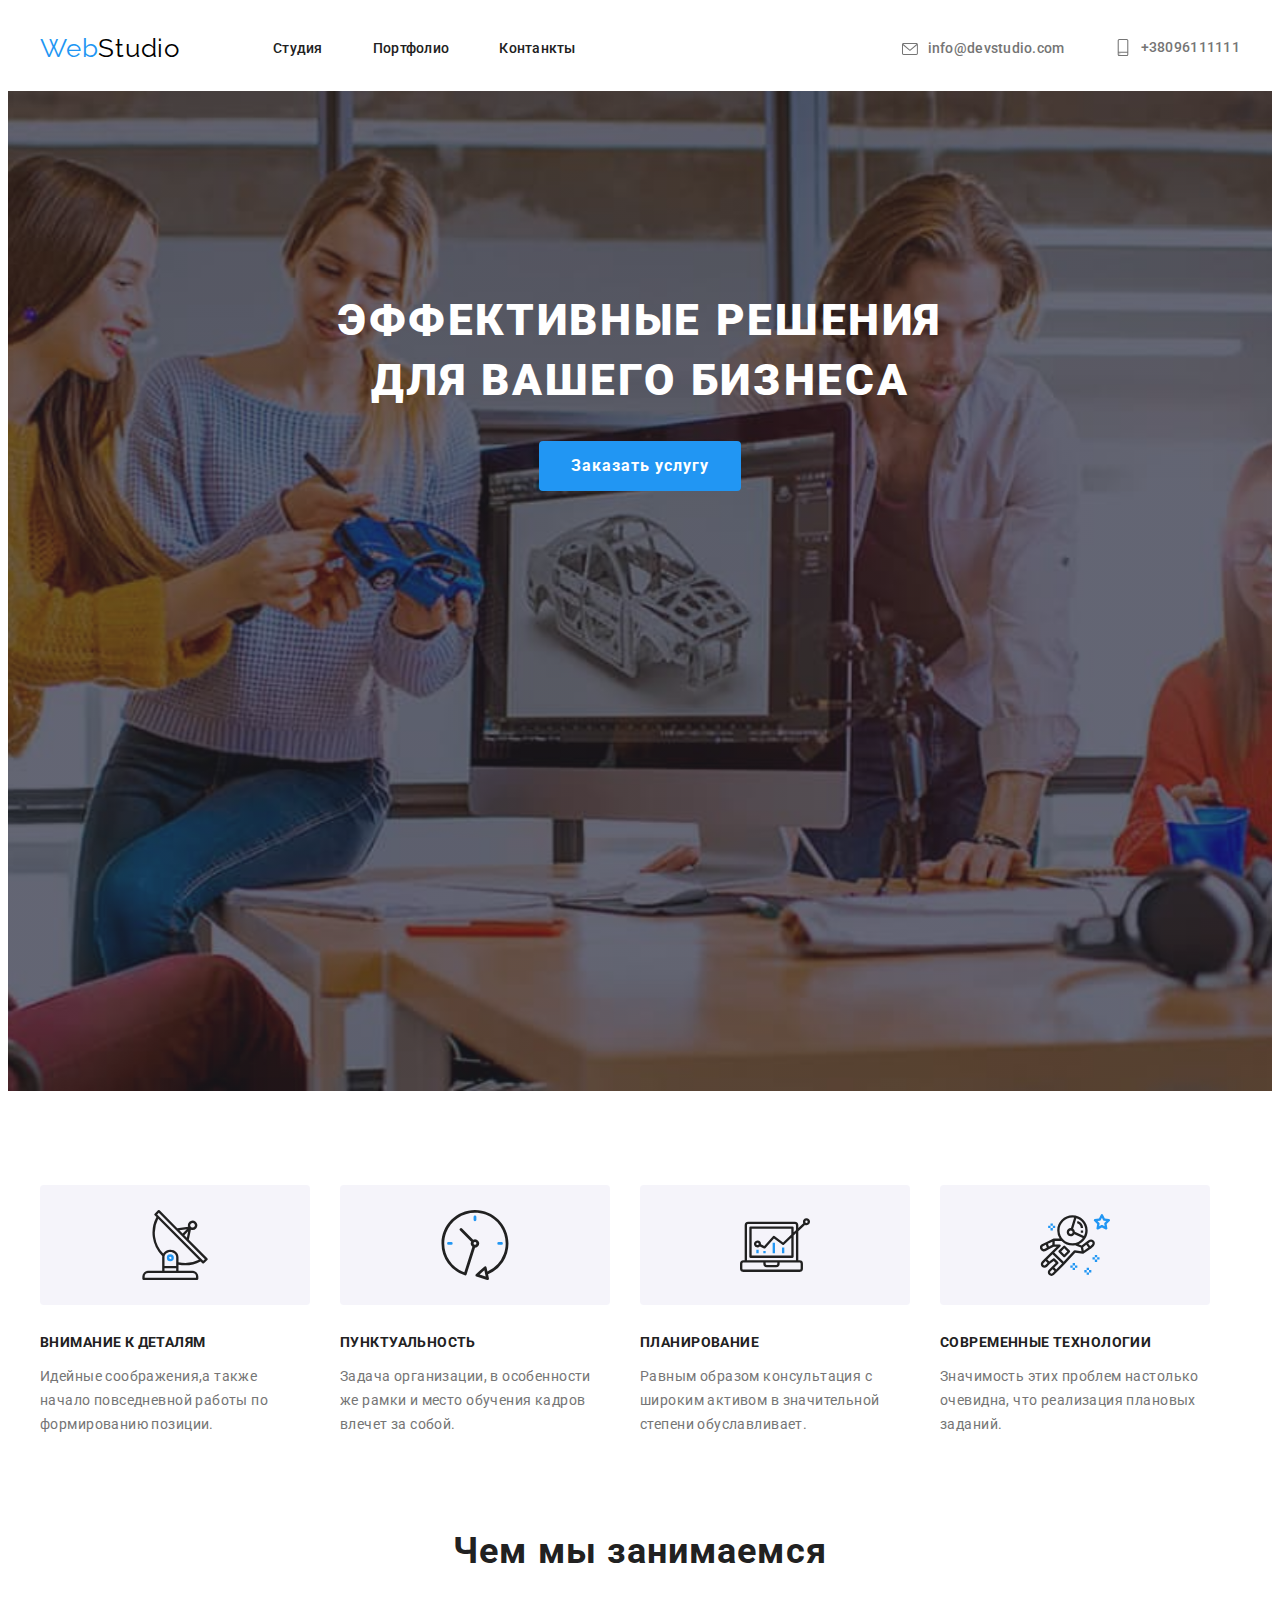
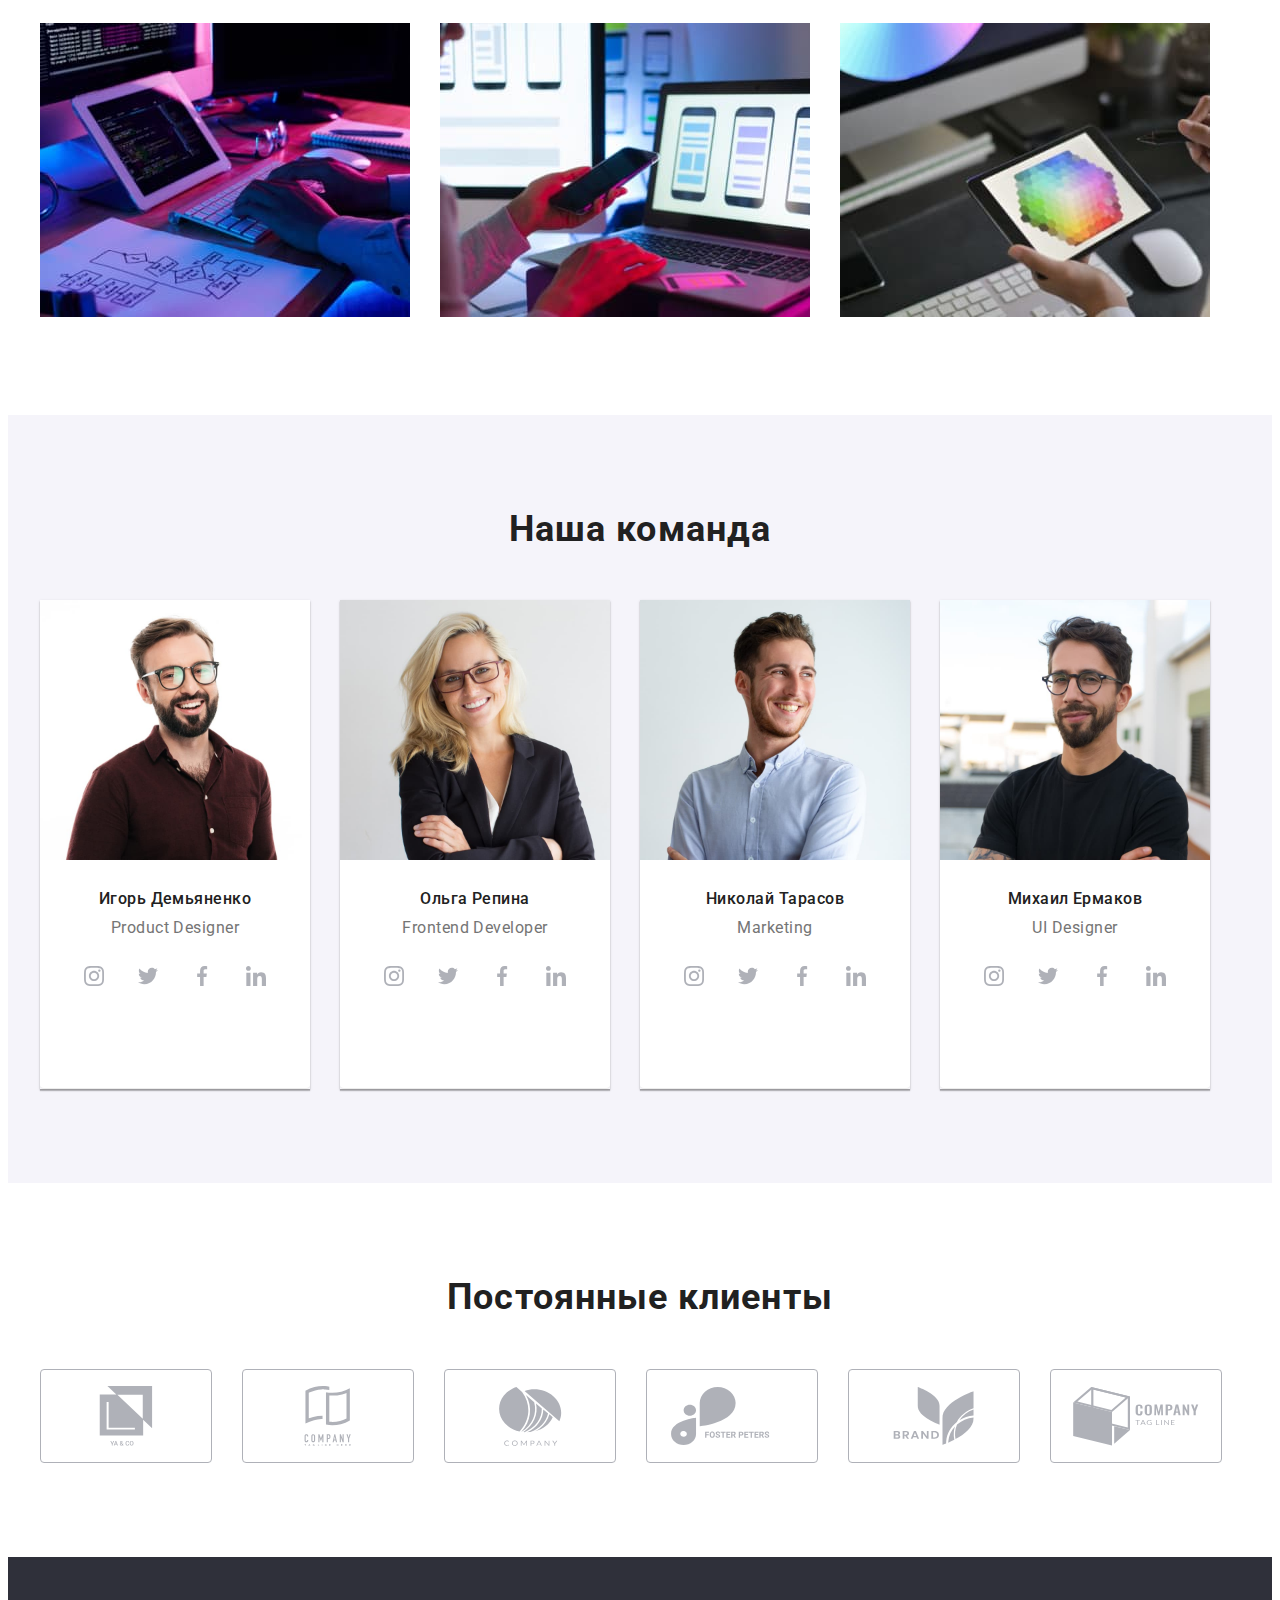
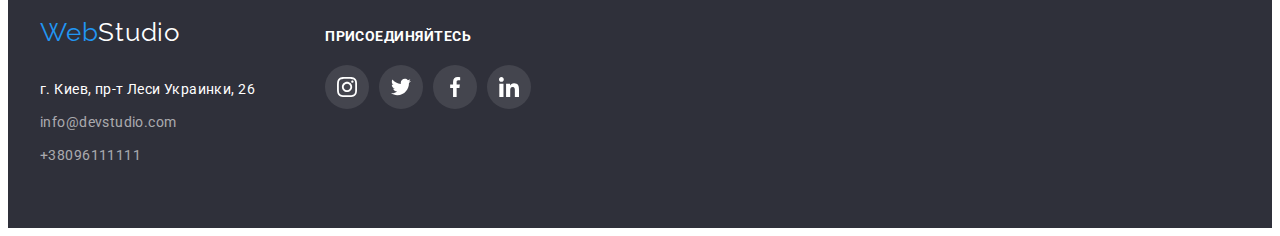
<file: index.html>
<!DOCTYPE html>
    <html lang="ru">
    <head>
    <meta charset="UTF-8">
    <meta http-equiv="X-UA-Compatible" content="IE=edge">
    <meta name="viewport" content="width=device-width, initial-scale=1.0">
    <title>Document</title>
    
    <link href="https://fonts.googleapis.com/css2?family=Raleway:wght@700&family=Roboto:wght@400;500;700;900&display=swap"
    rel="stylesheet">

     <link rel="stylesheet" href="https://cdnjs.cloudflare.com/ajax/libs/modern-normalize/1.1.0/modern-normalize.min.css"
            integrity="sha512-wpPYUAdjBVSE4KJnH1VR1HeZfpl1ub8YT/NKx4PuQ5NmX2tKuGu6U/JRp5y+Y8XG2tV+wKQpNHVUX03MfMFn9Q=="
            crossorigin="anonymous" referrerpolicy="no-referrer" />


     <link rel="stylesheet" href="./css/styles.css">

   
     </head>

     <body>


     

                                                                <!-- Nav_General_Header -->



        <header>

        <div class="container header-container ">
        
        <nav class="nav">


        <a class="full-logo-heder" href="./index.html"><div class="logo-web">Web</div>
        <div class="logo-studio">Studio</div></a>
    
        <ul class="site-nav list">


        <li class="item"><a href="./index.html" class="link">Студия</a></li>
        <li class="item"><a href="./portfolio.html"class="link">Портфолио</a></li>
        <li class="item"><a href="Contacts"class="link">Контанкты</a></li>

        </ul>

        </nav>

        

        <ul class="auth-nav list">

        <li class="item"><a href="mailto:info@devstudio.com" class="link"> <svg class="item-icon"> 
            <use href="./images/symbol-defs2.svg#icon-envelope"></use></svg> info@devstudio.com</a></li>


        <li class="item"><a href="tel:+380961111111" class="link"> <svg class="item-icon2">
            <use href="./images/symbol-defs2.svg#icon-smartphone"></use>
        </svg> +38096111111</a></li>
        
        </ul>

        </div>

        </header>
    
        <main>





                                                                      <!-- Hero  -->






        <section class="section hero overlay">

        <h1 class="hero-title">Эффективные решения <br> для вашего бизнеса </br></h1>

        <button class="hero-button"  type="button" value="Заказать услугу">Заказать услугу</button>

        </section>

    
        


                                                                    <!-- section_about -->



        
        <section class="section">

        <div class="container"> 



            <ul class="about list">

            <li class="items icon-antenna"> 
                <div class="back-list"><svg class="icon-about">
                    <use href="./images/symbol-defs2.svg#icon-antenna"></use>
                </svg></div>
            <h3 class="section-title-about">Внимание к деталям</h3> 
            <p class="about-style">Идейные соображения,а также начало повседневной работы по формированию позиции.</p></li>

            <li class="items icon-clock"><div class="back-list"><svg class="icon-about">
                <use href="./images/symbol-defs2.svg#icon-clock"></use>
            </svg></div><h3 class="section-title-about">Пунктуальность</h3> 
            <p class="about-style">Задача организации, в особенности же рамки и место обучения кадров влечет за собой.</p></li>

            <li class="items icon-diagram"><div class="back-list"><svg class="icon-about">
                <use href="./images/symbol-defs2.svg#icon-diagram"></use>
            </svg></div><h3 class="section-title-about">Планирование</h3>
            <p class="about-style">Равным образом консультация с широким активом в значительной степени обуславливает.</p></li>

            <li class="items icon-astronaut"><div class="back-list"><svg class="icon-about">
                <use href="./images/symbol-defs2.svg#icon-astronaut"></use>
            </svg></div><h3 class="section-title-about"> Современные технологии</h3>
            <p class="about-style">Значимость этих проблем настолько очевидна, что реализация плановых заданий.</p> </li>

        </ul>
        
        </div>
        
        </section>
     




                                                            <!-- section_what_we_do -->





        
        <section class="section whatwedo">
        
        <div class="container">

        <h2 class="section-title-block">Чем мы занимаемся</h2>

        <ul class="list what-we-do">

            <li class="what-we"><a href="Web-sites"> <img src="./images/box1.jpg" width="370" alt="людина переносить з макету на папері у пк у вебформат html" /> </a></li>
            <li class="what-we"><a href="mobileapplications"> <img src="./images/box2.jpg" width="370" alt="людина розробляє мобильну версію сайту на телефоні і пк" /></a></li>
            <li class="what-we"><a href="desigens"> <img src="./images/box3.jpg" width="370" alt="людина виберає колір для майбутьного сайту дизайн" /> </a></li>

        </ul>

        </div>

        </section>

    


                                                             <!-- Our_Team -->


       


        <section class="section our-team">

        <div class="container">

        <h2 class="section-title-block" >Наша команда</h2>

        <ul class="img list">
           
        <li class="full-card-team"><img class="imgs-team" src="./images/img1.jpg" width="270" alt="член команди мужик"/>
        <div class="team-cards"><h3 class="team-title">Игорь Демьяненко</h3> 
        <p class="section-subscribe" lang="en">Product Designer </p> 



        
            
               
        <ul class="add-list-team list">
                    
        <li class="list-item-team">
        <a href="" class="box-item-team">
        <svg class="icon-team">
        <use href="./images/symbol-defs2.svg#icon-instagram"></use>
        </svg> 
        </a>
        </li>
            
            
        <li class="list-item-team">
        <a href="" class="box-item-team">
        <svg class="icon-team">
        <use href="./images/symbol-defs2.svg#icon-twitter"></use>
        </svg> 
        </a>
        </li>
            
            
        <li class="list-item-team">
        <a href="" class="box-item-team">
        <svg class="icon-team">
        <use href="./images/symbol-defs2.svg#icon-facebook"></use>
        </svg>
        </a>
        </li>
        
        <li class="list-item-team">
        <a href="" class="box-item-team">
        <svg class="icon-team">
        <use href="./images/symbol-defs2.svg#icon-linkedin"></use>
        </svg>
        </a>
        </li>
        </ul>
            
        </div>

        
        
        </li>

        <li class="full-card-team"><img class="imgs-team" src="./images/img-2.jpg" width="270" alt="член команди баба" /> 
        <div class="team-cards"><h3 class="team-title">Ольга Репина</h3>
        <p class="section-subscribe" lang="en">Frontend Developer</p> 


        
        
        <ul class="add-list-team list">
        
        <li class="list-item-team">
        <a href="" class="box-item-team">
        <svg class="icon-team">
        <use href="./images/symbol-defs2.svg#icon-instagram"></use>
        </svg>
        </a>
        </li>
        
        
        <li class="list-item-team">
        <a href="" class="box-item-team">
        <svg class="icon-team">
        <use href="./images/symbol-defs2.svg#icon-twitter"></use>
        </svg>
        </a>
        </li>
        
        
        <li class="list-item-team">
        <a href="" class="box-item-team">
        <svg class="icon-team">
        <use href="./images/symbol-defs2.svg#icon-facebook"></use>
        </svg>
        </a>
        </li>

        <li class="list-item-team">
        <a href="" class="box-item-team">
        <svg class="icon-team">
        <use href="./images/symbol-defs2.svg#icon-linkedin"></use>
        </svg>
        </a>
        </li>
        </ul>
        
        
        </div>
        </li>      

        <li class="full-card-team"><img class="imgs-team" src="./images/img-3.jpg" width="270" alt="член команди мужик" /> 
        <div class="team-cards"><h3 class="team-title">Николай Тарасов</h3> 
        <p class="section-subscribe" lang="en">Marketing</p> 
        
        
           
        
        
            <ul class="add-list-team list">
        
            <li class="list-item-team">
            <a href="" class="box-item-team">
            <svg class="icon-team">
            <use href="./images/symbol-defs2.svg#icon-instagram"></use>
            </svg>
            </a>
            </li>
        
        
            <li class="list-item-team">
            <a href="" class="box-item-team">
            <svg class="icon-team">
            <use href="./images/symbol-defs2.svg#icon-twitter"></use>
            </svg>
            </a>
            </li>
        
        
            <li class="list-item-team">
            <a href="" class="box-item-team">
            <svg class="icon-team">
            <use href="./images/symbol-defs2.svg#icon-facebook"></use>
            </svg>
            </a>
            </li>
            <li class="list-item-team">
            <a href="" class="box-item-team">
            <svg class="icon-team">
            <use href="./images/symbol-defs2.svg#icon-linkedin"></use>
            </svg>
            </a>
            </li>
            </ul>
        
            
            </div> 
            </li>   

            <li class="full-card-team"><img class="imgs-team" src="./images/img-4.jpg" width="270" alt="член команди мужик" /> 
            <div class="team-cards"><h3 class="team-title">Михаил Ермаков</h3> 
            <p class="section-subscribe" lang="en">UI Designer</p>

            
        
        
            <ul class="add-list-team list">
        
                <li class="list-item-team">
                <a href="" class="box-item-team">
                <svg class="icon-team">
                <use href="./images/symbol-defs2.svg#icon-instagram"></use>
                </svg>
                </a>
                </li>
        
        
                <li class="list-item-team">
                <a href="" class="box-item-team">
                <svg class="icon-team">
                <use href="./images/symbol-defs2.svg#icon-twitter"></use>
                </svg>
                </a>
                </li>
        
        
                <li class="list-item-team">
                <a href="" class="box-item-team">
                <svg class="icon-team">
                <use href="./images/symbol-defs2.svg#icon-facebook"></use>
                </svg>
                </a>
                </li>

                <li class="list-item-team">
                <a href="" class="box-item-team">
                <svg class="icon-team">
                <use href="./images/symbol-defs2.svg#icon-linkedin"></use>
                </svg>
                </a>
                </li>
                </ul>
        
                
                </div>
                </li>
        
                </ul>

                </div>

                </section>





                                                                  <!-- Our_clients -->





        <section class="section our-clients">

        <div class="container">

        <h2 class="section-title-block">Постоянные клиенты</h2>

            <ul class="clients list">

                

             <li class="items-clients"><a href="" class="clients-link"> 
                <svg class="clients-pic"> <use href="./images/symbol-defs2.svg#icon-group"></use> 
                </svg>
             </a></li>

                
                
                

            <li class="items-clients"><a href="" class="clients-link"> 
                <svg class="clients-pic"> <use href="./images/symbol-defs2.svg#icon-group-2"></use> 
                </svg>
            </a></li>

                
                
                

            <li class="items-clients"><a href="" class="clients-link"> 
                <svg class="clients-pic"> <use href="./images/symbol-defs2.svg#icon-group-3"></use> 
                </svg>
            </a></li>

               

                

            <li class="items-clients"><a href="" class="clients-link"> 
                <svg class="clients-pic"> <use href="./images/symbol-defs2.svg#icon-group-4"></use> 
                </svg>
            </a></li>

                

                

            <li class="items-clients"><a href="" class="clients-link"> 
                <svg class="clients-pic"> <use href="./images/symbol-defs2.svg#icon-group-5"></use> 
                </svg>
            </a></li>

                

                
            
            <li class="items-clients"><a href="" class="clients-link"> 
                <svg class="clients-pic"> <use href="./images/symbol-defs2.svg#icon-group-6"></use> 
                </svg>
            </a></li>
                
                

            </ul>

        </section>

        </main>

        </div>



    
                                                                  <!-- footer  -->







        <footer class="footer">

        <div class="footer-container">
            
        <div class="footer-first-part">

        <a class="full-logo-footer" href="./index.html"><span class="logo-web">Web</span><span
        class="logo-studio-footer">Studio</span></a>
                
        <address class="address">

        <ul class="footer-nav list">

            <li class="footer-links"><a href="https://goo.gl/maps/Q7D6K2XyAyDVqcr17" class="footer-adress link" rel="noopener noreferrer"
                target="_blank" >г. Киев, пр-т Леси Украинки, 26</a></li>

            <li class="footer-links"><a href="mailto:info@devstudio.com" class="footer-link link">info@devstudio.com</a></li>

            <li class="footer-links"><a href="tel:+380961111111" class="footer-link link">+38096111111</a></li>

        </ul>

        </address>

        </div>
            

        <div class="add">

            <h3 class="add-title">присоединяйтесь</h3>
            <ul class="add-list list">
            <li class="list-item">
            <a href="" class="box-item">
            <svg class="icon">
            <use href="./images/symbol-defs2.svg#icon-instagram"></use>
            </svg>

            </a>

            </li>


            <li class="list-item">
            <a href="" class="box-item">
            <svg class="icon">
            <use href="./images/symbol-defs2.svg#icon-twitter"></use>
            </svg>

            </a>

            </li>


            <li class="list-item">
            <a href="" class="box-item">
            <svg class="icon">
            <use href="./images/symbol-defs2.svg#icon-facebook"></use>
            </svg>
            </a>
            </li>
            <li class="list-item">
            <a href="" class="box-item">
            <svg class="icon">
            <use href="./images/symbol-defs2.svg#icon-linkedin"></use>
            </svg>

            </a>

            </li>

            </ul>

            </div>



        </footer>

        </body>

        </div>

        </html>
</file>
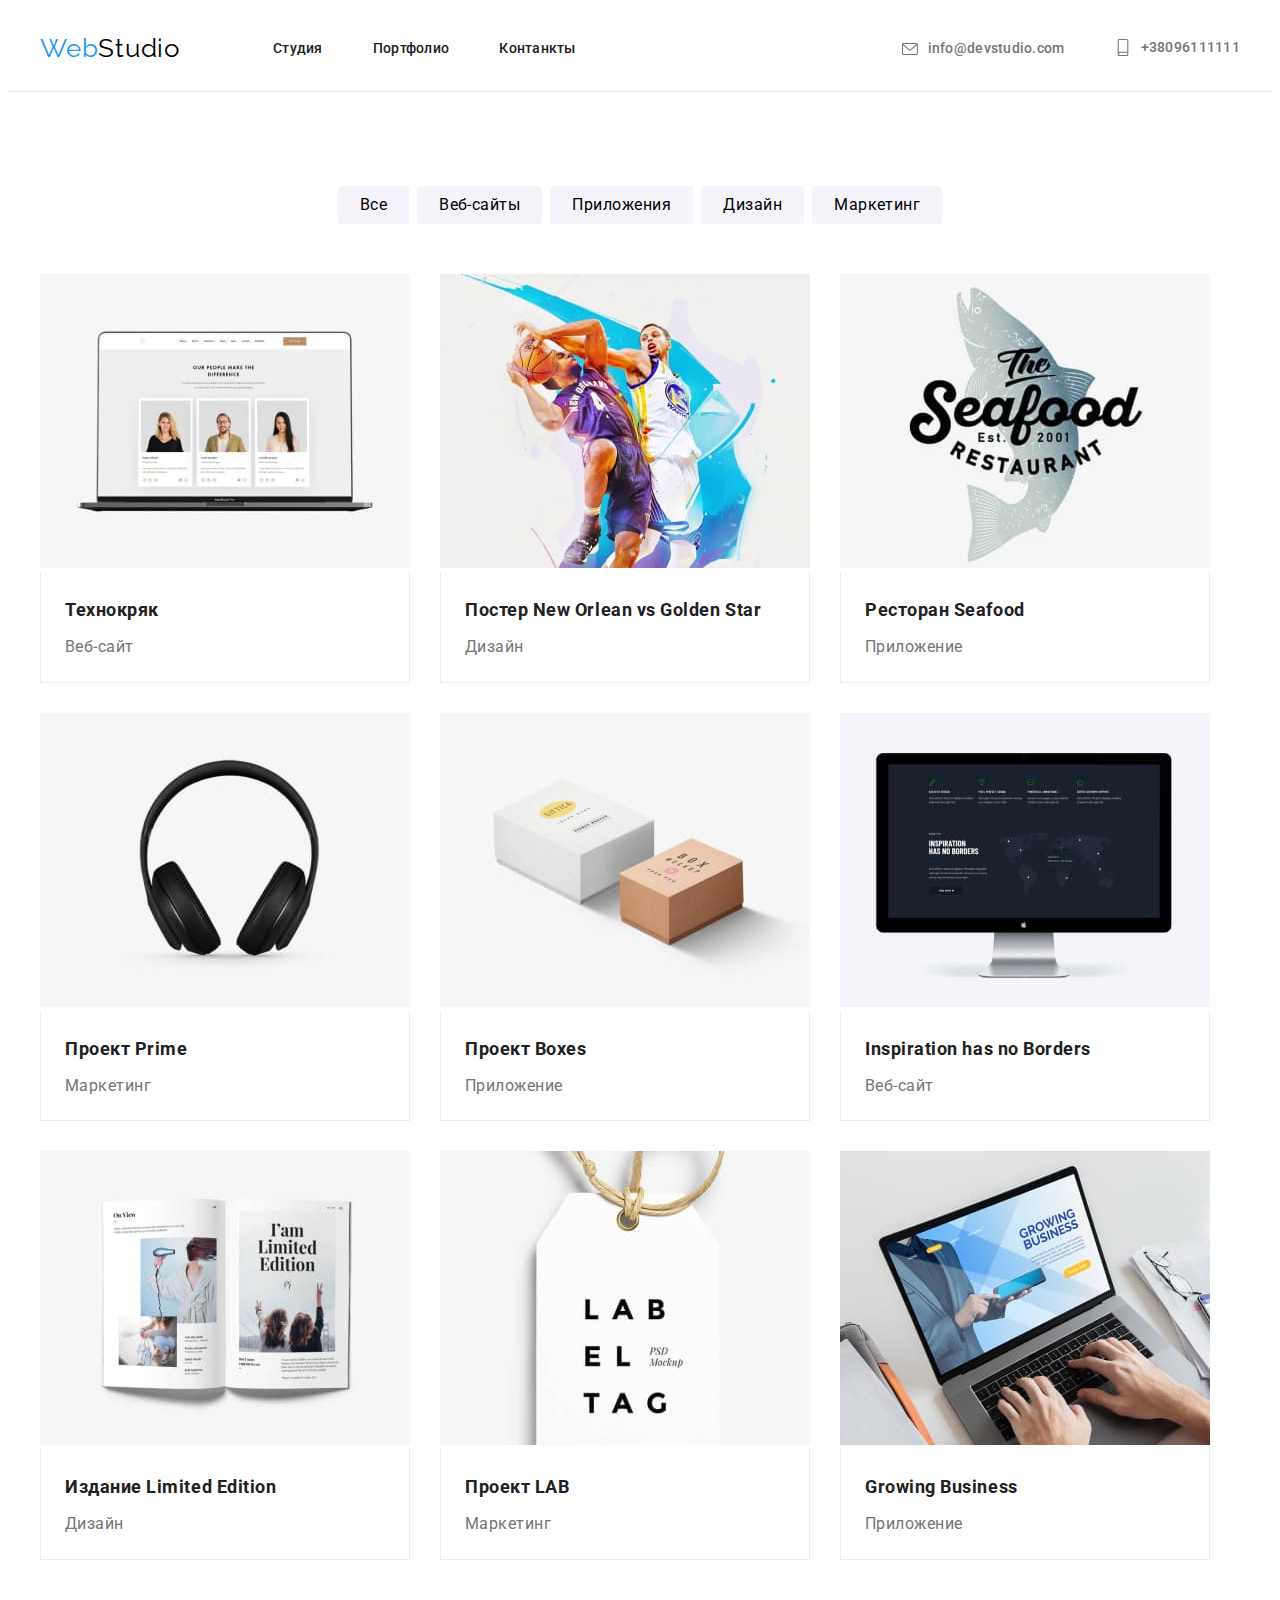
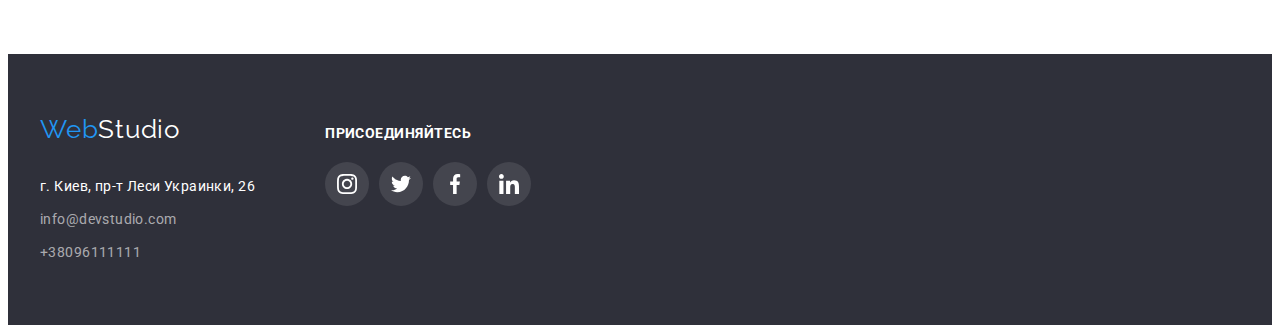
<file: portfolio.html>
<!DOCTYPE html>
<html lang="ru">
<head>
    <meta charset="UTF-8">
    <meta http-equiv="X-UA-Compatible" content="IE=edge">
    <meta name="viewport" content="width=device-width, initial-scale=1.0">
    <title>Document</title>

    <link href="https://fonts.googleapis.com/css2?family=Raleway:wght@700&family=Roboto:wght@400;500;700;900&display=swap"
    rel="stylesheet">

       <link rel="stylesheet" href="https://cdnjs.cloudflare.com/ajax/libs/modern-normalize/1.1.0/modern-normalize.min.css"
            integrity="sha512-wpPYUAdjBVSE4KJnH1VR1HeZfpl1ub8YT/NKx4PuQ5NmX2tKuGu6U/JRp5y+Y8XG2tV+wKQpNHVUX03MfMFn9Q=="
            crossorigin="anonymous" referrerpolicy="no-referrer" />

       <!-- <link href="https://cdnjs.cloudflare.com/ajax/libs/modern-normalize/1.1.0/modern-normalize.min.css" /> -->

       <link rel="stylesheet" href="./css/styles.css">
    
 

       </head>
     
       <body>

        <header class="border-up">
    
        <div class="container header-container ">
    
        <nav class="nav">
    
    
        <a class="full-logo-heder" href="./index.html"><div class="logo-web">Web</div><div class="logo-studio">Studio</div>
        </a>
    
        <ul class="site-nav list">
    
    
        <li class="item"><a href="./index.html" class="link">Студия</a></li>
        <li class="item"><a href="./portfolio.html" class="link">Портфолио</a></li>
        <li class="item"><a href="Contacts" class="link">Контанкты</a></li>
    
        </ul>
    
        </nav>
    
    
        <div class="contacts">
    
        <ul class="auth-nav list">
      
         <li class="item"><a href="mailto:info@devstudio.com" class="link"> <svg class="item-icon">
                  <use href="./images/symbol-defs2.svg#icon-envelope"></use>
               </svg> info@devstudio.com</a></li>
      
      
         <li class="item"><a href="tel:+380961111111" class="link"> <svg class="item-icon2">
                  <use href="./images/symbol-defs2.svg#icon-smartphone"></use>
               </svg> +38096111111</a></li>
      
       </ul>
    
        </div>
    
        </div>
    
        </header>
    
        <main>


                                            <!-- Buttons_for_flters_on_site -->

        
    
          <section class="filter-buttons">

            
            <div class="container">

          <ul class="list but">

            <li class="buttons"><button type="button" value="Все">Все</button></li>
            <li class="buttons"><button type="button" value="Веб-сайты">Веб-сайты</button></li>
            <li class="buttons"><button type="button" value="Приложения">Приложения</button></li>
            <li class="buttons"><button type="button" value="Дизайн">Дизайн</button></li>
            <li class="buttons"><button type="button" value="Маркетинг">Маркетинг</button></li>

          </ul>
        
    
                                             <!-- sections_of_our_projects_img-->
        
       
          <ul class="list pictures">
            
            <li class="pictur"><a href="Технокряк" class="imgs"> <img src="./images/1.jpg" width="370" alt="ноутбук з відкритим сайтом" />
            <div class="portfolio-pic"><h3 class="section-titles-portfolio">Технокряк</h3><p class="subscribing-text">Веб-сайт</p>
            </div></a></li>

            <li class="pictur"> <a href="Постер_New_Orlean_vs_Golden_Star" class="imgs"> <img  src="./images/2.jpg" width="370" alt="два баскетболіста у стрибку з мьячем" />
            <div class="portfolio-pic"><h3 class="section-titles-portfolio">Постер New Orlean vs Golden Star</h3><p class="subscribing-text">Дизайн</p>
            </div></a></li>

            <li class="pictur"> <a href="Ресторан_Seafood" class="imgs"> <img  src="./images/3.jpg" width="370" alt="логотип" />
            <div class="portfolio-pic"><h3 class="section-titles-portfolio">Ресторан Seafood</h3><p class="subscribing-text">Приложение</p>
            </div></a></li>

            <li class="pictur"> <a href="Проект_Prime" class="imgs"> <img  src="./images/4.jpg" width="370" alt="навушники" />
            <div class="portfolio-pic"><h3 class="section-titles-portfolio">Проект Prime</h3><p class="subscribing-text">Маркетинг</p>
            </div></a></li>

            <li class="pictur"> <a href="Проект_Boxes" class="imgs"> <img  src="./images/5.jpg" width="370" alt="дві коробочки" />
            <div class="portfolio-pic"><h3 class="section-titles-portfolio">Проект Boxes</h3><p class="subscribing-text">Приложение</p>
            </div></a></li>

            <li class="pictur"> <a href="Inspiration_has_no_Borders" class="imgs"> <img  src="./images/6.jpg" width="370" alt="монітор з данними" />
            <div class="portfolio-pic"><h3 class="section-titles-portfolio">Inspiration has no Borders</h3><p class="subscribing-text">Веб-сайт</p>
            </div></a></li>

            <li class="pictur"> <a href="Издание_Limited_Edition" class="imgs"> <img  src="./images/7.jpg" width="370" alt="розгорнута книжка" />
            <div class="portfolio-pic"><h3 class="section-titles-portfolio">Издание Limited Edition</h3><p class="subscribing-text">Дизайн</p>
            </div></a></li>

            <li class="pictur"> <a href="Проект_LAB" class="imgs" > <img src="./images/8.jpg" width="370" alt="бірочка брилок з надписом" />
            <div class="portfolio-pic"><h3 class="section-titles-portfolio">Проект LAB</h3><p class="subscribing-text">Маркетинг</p>
            </div></a></li>

            <li class="pictur"> <a href="Growing_Business" class="imgs"> <img  src="./images/9.jpg" width="370" alt="людина друкує на ноутбуці" />
            <div class="portfolio-pic"><h3 class="section-titles-portfolio">Growing Business</h3><p class="subscribing-text">Приложение</p>
            </div></a></li>

          </ul>

        

          </div>

          </section>
        
          </main>
       


                                             <!-- and_footer_of_our_site-->
        


          <footer class="footer">
      
          <div class="footer-container">
      
          <div class="footer-first-part">
      
          <a class="full-logo-footer" href="./index.html"><span class="logo-web">Web</span>
          <span class="logo-studio-footer">Studio</span></a>
      
          <address class="address">
      
          <ul class="footer-nav list">
      
          <li class="footer-links"><a href="https://goo.gl/maps/Q7D6K2XyAyDVqcr17" class="footer-adress link"
                rel="noopener noreferrer" target="_blank">г. Киев, пр-т Леси Украинки, 26</a></li>
          <li class="footer-links"><a href="mailto:info@devstudio.com"
                class="footer-link link">info@devstudio.com</a></li>
          <li class="footer-links"><a href="tel:+380961111111" class="footer-link link">+38096111111</a></li>
      
          </ul>
      
          </address>
      
          </div>
      
      
             <div class="add">
      
               <h3 class="add-title">присоединяйтесь</h3>
               <ul class="add-list list">
                  <li class="list-item">
                     <a href="" class="box-item">
                        <svg class="icon">
                           <use href="./images/symbol-defs2.svg#icon-instagram"></use>
                        </svg>
      
                     </a>
      
                  </li>
      
      
                  <li class="list-item">
                     <a href="" class="box-item">
                        <svg class="icon">
                           <use href="./images/symbol-defs2.svg#icon-twitter"></use>
                        </svg>
      
                     </a>
      
                  </li>
      
      
                  <li class="list-item">
                     <a href="" class="box-item">
                        <svg class="icon">
                           <use href="./images/symbol-defs2.svg#icon-facebook"></use>
                        </svg>
                     </a>
                  </li>
                  <li class="list-item">
                     <a href="" class="box-item">
                        <svg class="icon">
                           <use href="./images/symbol-defs2.svg#icon-linkedin"></use>
                        </svg>
      
                     </a>
      
                  </li>
      
               </ul>
      
             </div>
      
      
      
      </footer>
    
       </body>
    
       </div>
    
       </html>
</file>
<file: css/styles.css>
:root {
    --primary-text-color:#757575;
    --title-text-color:#212121;
    --accent-color:#2196F3;
    --passive-color-button:#F5F4FA;
 }

 body {

    color: var(--primary-text-color);
    background-color: #ffffff;
    font-family: roboto, sans-serif;
    letter-spacing: 0.03em;
 } 

 .list {
    list-style: none;
    padding: 0px;
    margin: 0px;
    display: block;
 }

 a {
    text-decoration: none;
 }

 /* all sections */

 .section {
    padding-top: 94px;
    padding-bottom: 94px;
 }

 /* h2 */
 .section-title-block {
    margin-top: 0px;
    margin-bottom: 50px;
    font-weight: 700;
    font-size: 36px;
    line-height: 1.16;
    text-align: center;
    letter-spacing: 0.03em;
    color: var(--title-text-color)
 }





            /* **********START DECORATION****** */

                         /* general container */





    .container {

   width: 1200px;
   margin: auto;
   padding-left: 15px;
   padding-right: 15px;

    }

    .header-container {

    display: flex;
    align-items: center;
    
    }

    .container .nav {

    display: flex;
   
    }
    .border-up {
    border-bottom: 1px solid #ECECEC;
    }

    .contacts {

    display: flex;
    margin-left: auto;
    }


        
    
                    /* Container Footer */





 .footer-container {
        width: 1200px;
        margin: auto;
        padding-left: 15px;
        padding-right: 15px;
        display: flex;
      align-items: baseline;
    
 }



                    /* Logo */




 .logo-web {
    color: var(--accent-color);
    cursor: default;
    display: flex;}

 .logo-studio {
    color: #000000;
    cursor: default;
    display: flex;}

 .full-logo-heder :focus{
    color: var(--accent-color);
    text-decoration: none;
    cursor: default;
    display: flex;}

 .full-logo-heder {
    font-family: Raleway, sans-serif;
       
    font-size: 26px;
    line-height: 1.19;
    letter-spacing: 0.03em;
    display: flex;}

 .full-logo-heder {
    cursor: default; 
    align-items: center;
    margin-right: 93px;
    padding-top: 23px;
    padding-bottom: 25px;
 }






                    /* Site Nav */






 .site-nav{

    display: flex;
    
 }

 .site-nav .link{
        padding-top: 31px;
        padding-bottom: 32px;
        display: block;
 }

 .site-nav .item{
    margin-right: 50px;
 }

 .site-nav .item:last-child{
    margin-right: 0;
 }
 .site-nav .link {
        color: var(--title-text-color);

        font-weight: 500;
        font-size: 14px;
        line-height: 1.14;
        letter-spacing: 0.02em;
    
 }

 .site-nav .link:hover,
 .site-nav .link:focus {
    color: var(--accent-color);
    cursor: default;
 }



 
                           /* auth_NAV */






 .auth-nav {
    display: flex;
   margin-left: auto;
   
 }
 .auth-nav .item + .item {
    margin-left: 50px;
   
 }

    .auth-nav .link {
        padding-top: 31px;
        padding-bottom: 32px;
         display: flex;
         align-items: center;
       
        
    }

    .auth-nav .item:last-child {
    margin-right: 0;}


    .auth-nav a {
    fill:var(--primary-text-color);
    color: var(--primary-text-color);
    text-decoration: none;
    cursor: default;

    font-weight: 500;
    font-size: 14px;
    line-height: 1.14;
    letter-spacing: 0.02em;
    }



    
    .auth-nav .link:hover,
    .auth-nav .link:focus {
    color: var(--accent-color);
    fill: var(--accent-color);
   

    }
    
    
       
    
    .item-icon {
      
      width:16px;
      height:20px;
      margin-right: 10px;
      
     
    }


   .item-icon2 {
   
          width: 16px;
          height: 17px;
          margin-right: 10px;
         
   }



                       /* Main */

                        /* HERO */






 .hero{

    /* background-color: #2F303A; */
    text-align: center;
 }

    .hero-title{

        color: #fff;
        margin-top: 0px;
        margin-bottom: 30px;
        font-weight: 900;
        font-size: 44px;
        line-height: 1.36;
        text-align: center;
        letter-spacing: 0.06em;
        text-transform: uppercase;
        
    }

    .hero {

    padding-top: 200px;
    padding-bottom: 200px;

    }


    .overlay {
   
      max-width: 1600px;
      height: 600px;
      margin-left: auto;
      margin-right: auto;
      
      background-image: linear-gradient(to right, 
      rgba(47, 48, 58, 0.4),
      rgba(47, 48, 58, 0.4)
      ), url('../images/hero.jpg');

      background-repeat: no-repeat;
      background-position: center;
      background-size: cover;
     
    }



                    /* Hero Button */






 .hero-button{

    display:inline-block;
    border-radius: 4px;
    padding: 10px 32px;
    min-width: 200px;
    margin-bottom: 0px;

    text-align: center;
    color:#fff;
    background-color:#2196F3 ;
    cursor: pointer;
    font-family: inherit;
    border: transparent;
    outline: none;

    font-weight: 700;
    font-size: 16px;
    line-height: 1.87;
    letter-spacing: 0.06em;
    
    }



                    /* Section_About */





 .section-title-about  {
    font-weight: 700;
    font-size: 14px;
    line-height: 1.14;
    letter-spacing: 0.03em;
    text-transform: uppercase;
    margin-top: 0;
    margin-bottom: 10;
    color: var(--title-text-color)
    
 }

    .about-style {

    font-weight: 400;
    font-size: 14px;
    line-height: 1.71;
    letter-spacing: 0.03em;
    margin: 0;
    color: var(--primary-text-color);

 }

 .list .items {

    width: 270px;
    margin-bottom: 0px;

 }

 .container .list {

    display: flex;
    

 }

 
.about {
   gap: 30px;
}


.back-list {
      width: 270px;
      height: 120px;
      display: flex;
      padding: 0px;
      margin-bottom: 30px;
      background-color: rgba(245, 244, 250, 1);
   
      background-image: linear-gradient(to right,
   
            rgba(245, 244, 250, 1),
            rgba(245, 244, 250, 1));
   
      
      border-radius: 4px;
      align-items: center;
      justify-content: center;
}

.icon-about{
   width: 70px;
   height: 70px;
}



















                /* What We Do  */









 .container .list{
    
    display: flex;
    
 }

 .whatwedo {

    padding-top: 0px;

 }

 .what-we-do{
gap: 30px;
 }



                /* Our Team  */






            
 .team-title {

     font-weight: 500;
     font-size: 16px;
     line-height: 1.18;
     letter-spacing: 0.03em;
     text-align: center;
     margin:0px;
     color:var(--title-text-color)
     
 }
 
 .img {
gap: 30px;

 }
 .section-subscribe {

        font-weight: 400;
        font-size: 16px;
        line-height: 1.18;
        text-align: center;
        letter-spacing: 0.03em;
        margin: 0px;
        margin-top: 10px;
        padding-bottom: 16px;
       
    }

 .our-team {

    background-color: #F5F4FA;

 }

 .team-cards {

    background-color: #FFFFFF;
    padding-top: 30px;
    padding-bottom: 30px;
    border-bottom: 1px solid #ECECEC;
    border-radius: 0px 0px 4px 4px;
 }

 .team-cards {
   
   width: 270px;
   height: 168px;
 }


/* team cards icons */


.imgs-team {
   display: block;}


.add-list-team {
   
   width: 206px;
   height: 44px;
   display: flex;
   
 }

 .add-list-team{ 
   margin: auto;
  
 }

 .list-item-team {
   width: 44px;
   height: 44px;
  
 }

 .add-list-team{
   justify-content: center;
 }
 
 .icon-team {

   width: 20px;
   height: 20px;
 }

.list-item-team:not(.list-item-team:last-child) {
   margin-right: 10px;
}


.box-item-team {
   display: flex;
   padding: 12px;
   border-radius: 50%;

   fill:rgb(175, 177,184);
  
}

.box-item-team:hover,
.box-item-team:focus {
   fill: #FFFFFF;
   background-color: var(--accent-color);
 
}

.full-card-team{

box-shadow: 0px 1px 3px rgba(0, 0, 0, 0.12),
      0px 1px 1px rgba(0, 0, 0, 0.14),
      0px 2px 1px rgba(0, 0, 0, 0.2);
}










               /* Our-clients */


 .clients .list{
   display: flex;
   margin: auto;
       
 }              

 .clients {
   gap: 30px;
 }

 .clients-link{
   fill: #AFB1B8;
   cursor: pointer;
   display: flex;
     
 }


 
 .clients-link:hover,
 .clients-link:focus{
   
   fill: #2196F3;

 }

 .clients-link{
   align-items: center;
      display: flex;
      height: 92px;
      border: 1px solid rgba(175, 177, 184, 1);
      border-radius: 4px;
 }


 .clients-pic{
   
   height: 60px;
   width: 170px;

 }


 .clients-link:hover{
   border: 1px solid #2196F3;
 }





                /* Footer */






 .full-logo-footer:focus {

    color: var(--accent-color);
    text-decoration: none;
    cursor: default;
    display: flex;

 }

 .full-logo-footer{

    font-family: Raleway, sans-serif;

    font-size: 26px;
    line-height: 1.19;
    letter-spacing: 0.03em;
    display: flex;
    margin-bottom: 30px;
    
 }

 .full-logo-footer {

    cursor: default;
    align-items: center;
   
 }


 .address {

    font-style: normal;
    
 }

 .footer-nav .link {

    text-decoration: none;

 }

 .footer-nav .link {

    color: rgba(255, 255, 255, 0.6);
    cursor: default;

 }


 .footer-nav .link:hover,
 .footer-nav .link:focus {
    color: var(--accent-color);
    cursor: default;

 }


 .footer-nav .footer-adress {

        font-weight: 400;
        font-size: 14px;
        line-height: 1.71;
        letter-spacing: 0.03em;
        color: #FFFFFF;

 }

 .footer-link{

    text-decoration: none;

 }

 .footer-link {
   
    cursor: default;

 }
 
 .footer-nav .footer-link {

    font-weight: 400;
    font-size: 14px;
    line-height: 1.71;
    letter-spacing: 0.03em;

 }

 .second-part-footer{
   margin-right: 70px;
 }
 
 .footer{

    background-color: #2F303A;
    padding-top: 60px;
    padding-bottom: 60px;

 }

 .logo-studio-footer {

    color: #fff;

 }


 .footer-links{

    margin-bottom:9px ;

 }

 .footer-first-part {
   margin-right: 70px;
 }
 .footer-links:last-child{

    margin-bottom: 0px;
   
   }
 
                           /* ADD TO FOOTER */


      .add {
         width: 206px;
        
         
         
      }
   
      .add-title {
         font-size: 14px;
         line-height: 1.14;
         text-transform: uppercase;
         margin-bottom: 20px;
         margin-top: 0px;
         color: #FFFFFF;
         
      }
   
      .add-list {
         display: flex;
         width: 206px;
         height: 44px;
         
      }
   
      .list-item {
         width: 44px;
         height: 44px;
         
      }
   
      .list-item:not(.footer .list-item:last-child) {
         margin-right: 10px;
      }
   
      .box-item {
         display: flex;
         padding: 12px;
         border-radius: 50%;
         background-color: rgba(255, 255, 255, 0.1);
         
      }
   
      .footer .box-item:hover,
      .footer .box-item:focus {
         background-color: var(--accent-color);
         
      }
   
      .footer .icon {
         width: 20px;
         height: 20px;
   
         fill: #FFFFFF;
         
   
      }




                /* Portfolio_Page_CSS */






 .filter-buttons button {

   border: transparent;
   outline: none;
   text-align: center;
   display: inline-block;
   border-radius: 4px;
   min-width: 73 px;
   padding:6px 22px ;
   font-family: inherit;
   font-size: 16px;
   line-height: 1.6;
   letter-spacing: 0.03em;
    
 }


 .filter-buttons button{

    cursor: pointer;

 }

 .filter-buttons button,

 .filter-buttons button :focus {

    background-color: #F5F4FA;

 }

 .filter-buttons :hover {

    color: var(--accent-color)

 }

 .filter-buttons button:hover,
 .filter-buttons button:focus{

    color: #fff;
    background-color: #2196F3;
   box-shadow: 0px 3px 1px rgba(0, 0, 0, 0.1), 
   0px 1px 2px rgba(0, 0, 0, 0.08), 
   0px 2px 2px rgba(0, 0, 0, 0.12);

 }

 .our-projects p{
       
        line-height: 1.87;
        letter-spacing: 0.03em;
 }







                       /* buttons */







 .filter-buttons {
    
    padding-top:94px ;
    padding-bottom: 94px;
   
 }

 .list .buttons {

    margin-right: 8px;

 }

 .list .buttons:last-child{

    margin-right: 0px;

 }

 .list.but{

    gap: 0px;
    display: flex;
    justify-content: center;
    margin-bottom: 50px;
    
 }

 


                       /* pictures  */





 .pictures {

    display: flex;
    flex-wrap: wrap;
    gap: 30px;

 }
 

 .section-titles-portfolio {

        font-weight: 700;
        font-size: 18px;
        line-height: 2;
        letter-spacing: 0.03em;
        color: var(--title-text-color);
        margin: 0px;
        margin-bottom: 4px;
 }

 .subscribing-text{

        font-weight: 400;
        font-size: 16px;
        line-height: 1.87;
        letter-spacing: 0.03em;
        color: var(--primary-text-color);
        margin: 0px;
 }


 .portfolio-pic {
  
    padding-bottom: 20px;
    padding-top: 20px;
    padding-right: 24px;
    padding-left: 24px;
    border-right: 1px solid #ECECEC;
    border-left: 1px solid #ECECEC;
    border-bottom: 1px solid #ECECEC;

 } 
 
 .imgs {
    display: block;
 }

 .imgs:hover,
 .imgs:focus{
   box-shadow: 0px 3px 1px rgba(0, 0, 0, 0.1),
         0px 1px 2px rgba(0, 0, 0, 0.08),
         0px 2px 2px rgba(0, 0, 0, 0.12);
 }
</file>
